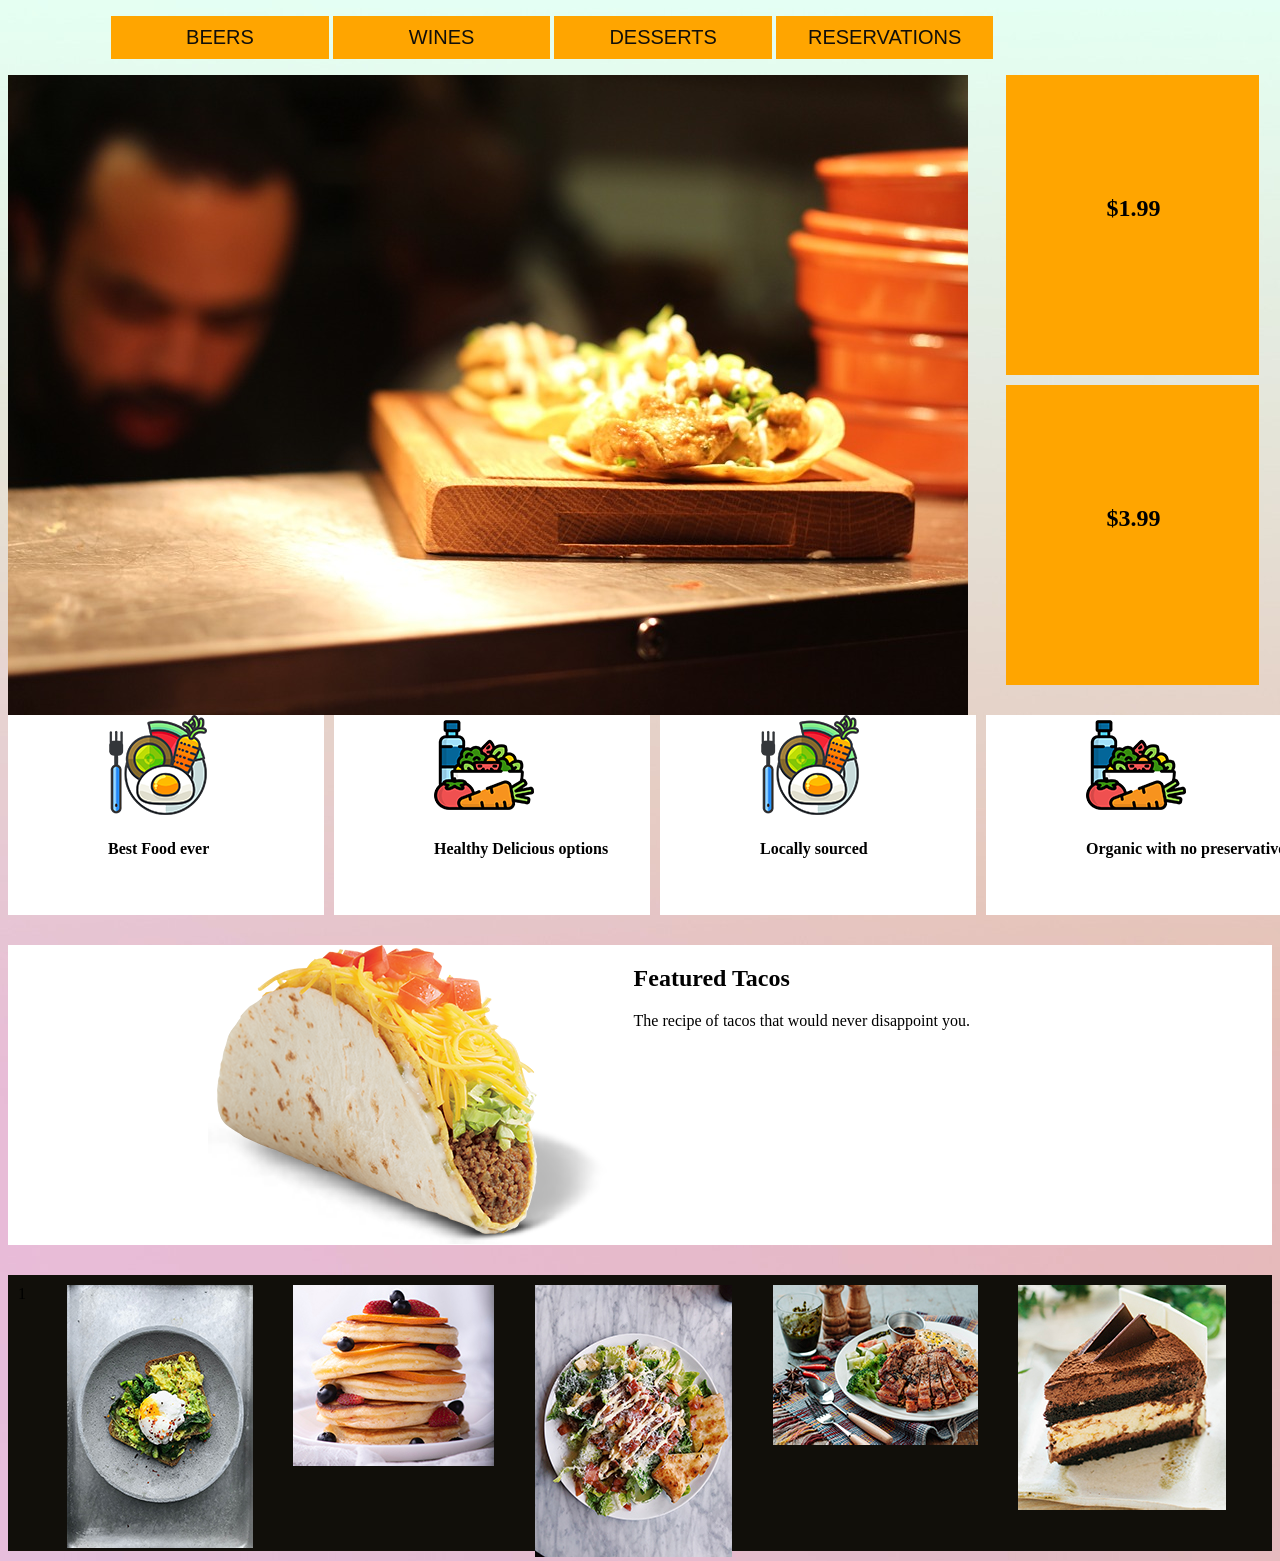
<file: index.html>
<!DOCTYPE html>
<html lang="en">
<head>
    <meta charset="UTF-8">
    <meta http-equiv="X-UA-Compatible" content="IE=edge">
    <meta name="viewport" content="width=device-width, initial-scale=1.0">
    <title>Restaurant</title>
    <link href="style.css" rel="stylesheet" type="text/css">
</head>
<body>
    <div >
    <div class="header">
        <ul>
             <li>BEERS</li>
             <li>WINES</li>
             <li>DESSERTS</li>
             <li>RESERVATIONS</li>
             
         </ul>

         </div>
    </div>
    <div class="container1">
        <div id="item1"><img src = "images/taco.jpg"></div>
        <div id="item2"><h2 id="price">$1.99</h2></div>
        <div id="item3"><h2 id="price">$3.99</h2></div>
    </div>
    <div class="container2">
        <div id="icon1"><img src = "images/food1 (1).png"><h4>Best Food ever</h4></div>
        <div id="icon2"><img src = "images/food1 (2).png"><h4>Healthy Delicious options</h4></div>
        <div id="icon3"><img src = "images/food1 (1).png"><h4>Locally sourced</h4></div>
        <div id="icon4"><img src = "images/food1 (2).png"><h4>Organic with no preservatives</h4></div>
        </div>
    <div class="container3">
        <div id="Tacopic"><img src ="images/queso-taco.png"></div>
        <div id="Tacodefine"><h2>Featured Tacos</h2><p>The recipe of tacos that would never disappoint you.</p></div>
    </div>    
     <div class="container4">
        <div class="item1">1</div>
  <div class="pic1"><img src= "images/toast.jpg"> </div>
  <div class="pic2"><img src= "images/pancake.jpg"></div>  
  <div class="pic3"><img src= "images/salad.jpg"></div>
  <div class="pic4"><img src= "images/stake.jpg"></div>
  <div class="pic5"><img src= "images/dessert.jpg"></div>

     </div>

    </div>
    </div>
</body>
</html>
</file>
<file: style.css>
body{
    background-image: url("./images/backimage.jpg");
}

li{
    font-family: 'Segoe UI', Tahoma, Geneva, Verdana, sans-serif;
       font-size: 20px;
       color: #110f0a;
       display:inline-block; 
       background-color: orange; 
       padding: 10px 10px 10px 10px ; 
       width: 18%;
       text-align: center;


}
.header{
    margin: 0px auto;
    width: 90% ;
}

.container1{
    display: grid;
  height: 600px ;
  
  grid-template-columns: 60% 20%;
  grid-template-rows: 300px 300px; 
  row-gap: 10px;
  column-gap: 240px;
  
  
}
#item2{
    background-color: orange;
    grid-column-start: 2;
    grid-row-start:1 ;
    grid-row-end: 2;
}
 #item3{
    background-color: orange;
    grid-column-start: 2;
    grid-row-start:2 ;
    grid-row-end: 2;
 }
 #price{
     text-align: center;
     justify-content: center;
     padding: 100px ;
 }
 .container2{
     display:grid ;
     height: 200px;
     grid-template-columns: repeat(4 , 25%) ;
     /*grid-template-rows: 200px;*/
     column-gap: 10px;
     margin-top: 40px;
    

 }
 #icon1{
   
    background-color: white;
    grid-column-start: 1;
    grid-column-end: 2;
    grid-row-start:1 ;
    grid-row-end: 2;
    padding: 0px 0px 0px 100px;
 }
 #icon2{
   
        background-color: white;
        grid-column-start: 2;
        grid-column-end: 3;
        grid-row-start:1 ;
        grid-row-end: 2;
        padding: 0px 0px 0px 100px;
 }
 #icon3{

        background-color: white;
        grid-column-start: 3;
        grid-column-end: 4;
        grid-row-start:1 ;
        grid-row-end: 2;
        padding: 0px 0px 0px 100px;
    }
#icon4{
   
            background-color: white;
            grid-column-start: 4;
            grid-column-end: 4;
            grid-row-start:1 ;
            grid-row-end: 2;
            padding: 0px 0px 0px 100px;
}

.container3{
    display:grid ;
    height: 300px;
    grid-template-columns: 40% 60% ;
    background-color: white;
    padding: 0px 0px 0px 200px;
    margin-top: 30px;
    
}
#tacopic{
    grid-column-start: 1;
    grid-column-end: 1;
    
}
#tacodefine{
    grid-column-start: 2;
    grid-column-end: 2;
}

.container4{
    display: grid;
    grid: 256px / auto auto auto auto auto auto ;
    grid-gap: 5px;
    background-color: #110f0a;
    padding: 10px;
    margin-top: 30px;
}
</file>
